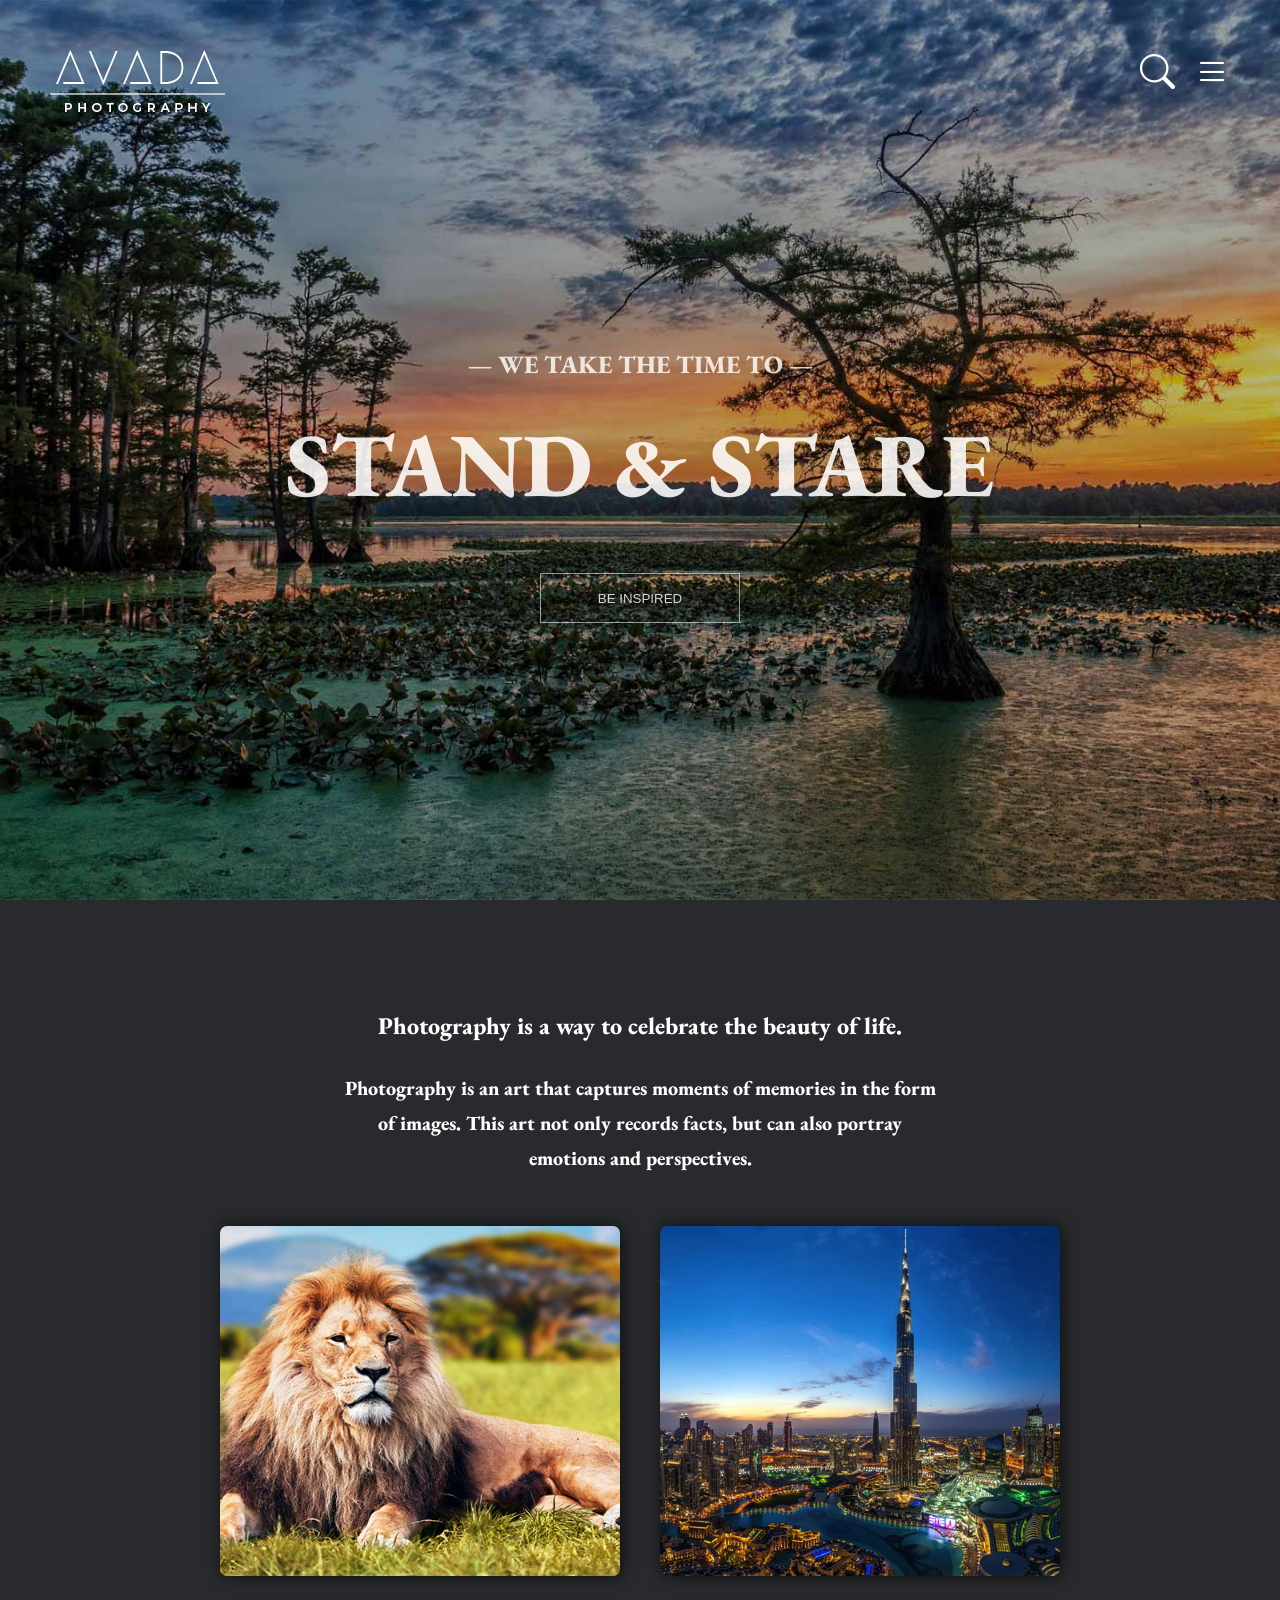
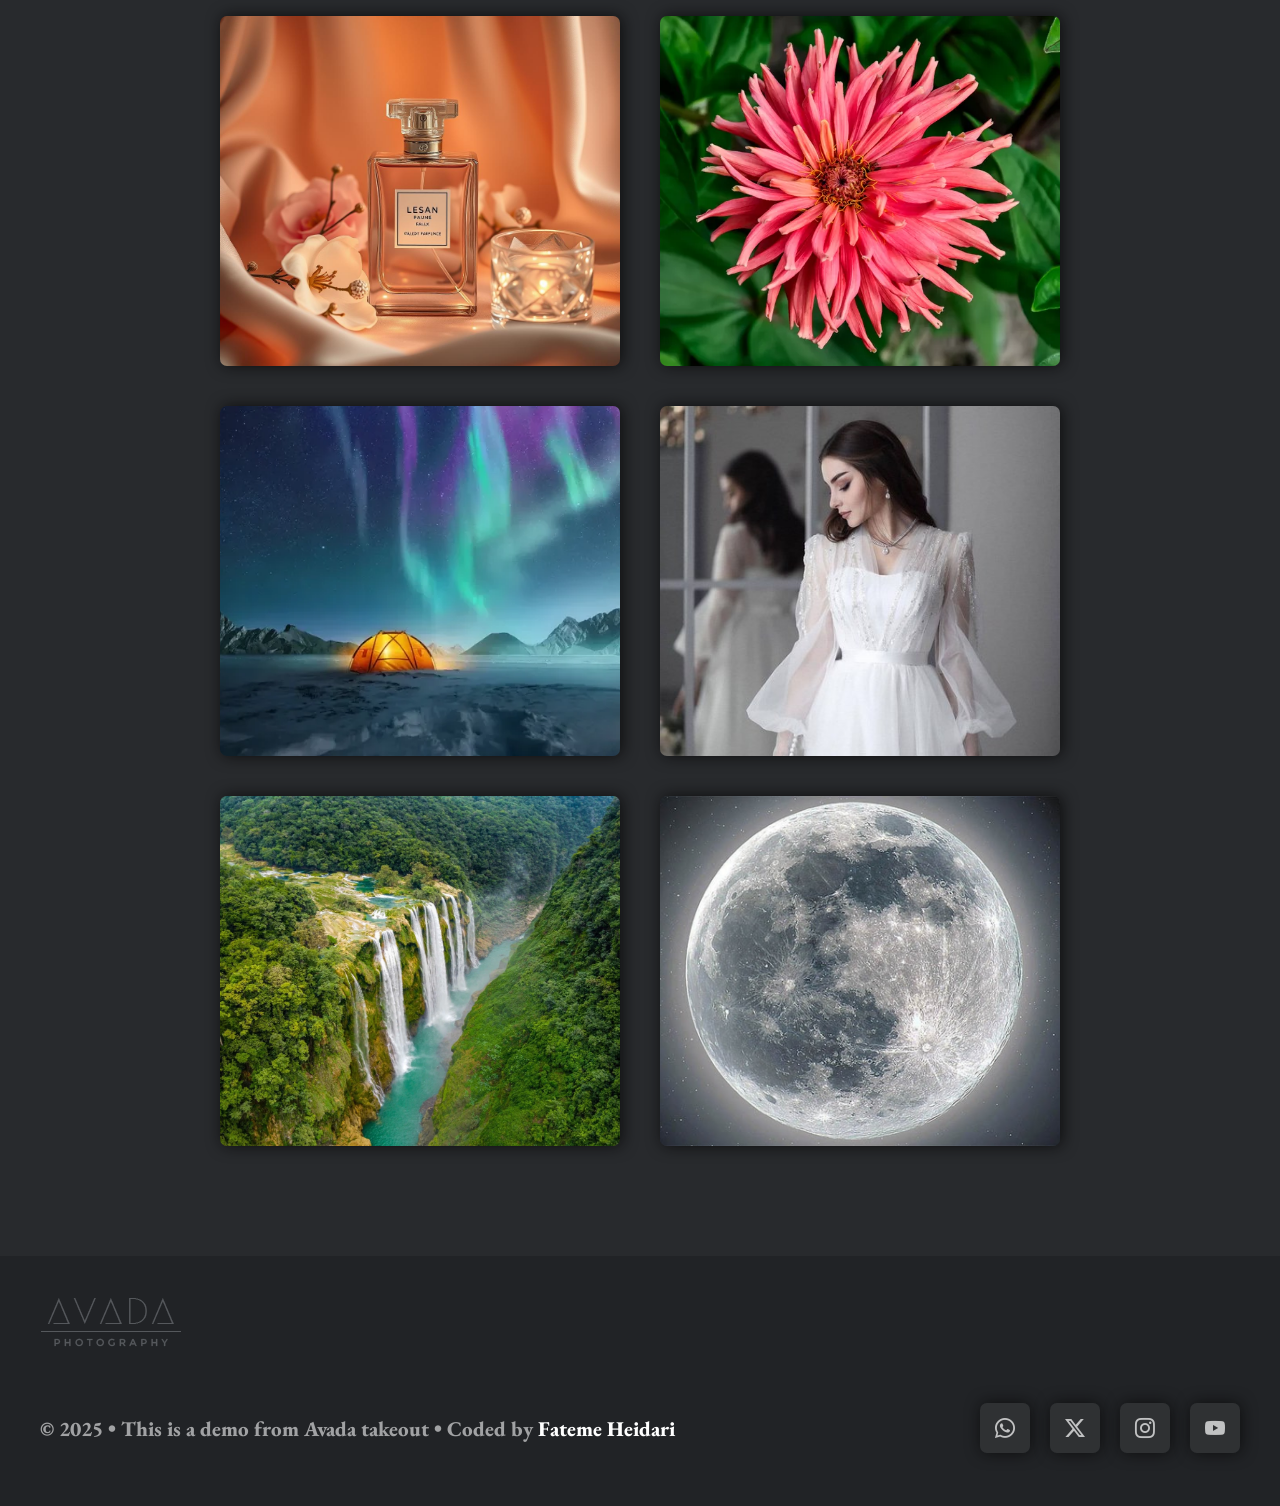
<file: index3.html>
<!DOCTYPE html>
<html lang="en">

<head>
    <meta charset="UTF-8">
    <meta name="viewport" content="width=device-width, initial-scale=1.0">
    <title>avada.photography</title>
    <link rel="stylesheet" href="https://cdn.jsdelivr.net/npm/bootstrap-icons@1.11.3/font/bootstrap-icons.min.css">
    <link rel="icon" href="img/photography-favicon.webp">
    <link rel="stylesheet" href="style3.css">
</head>

<body>
    <main>
        <section class="part1">
            <div>
                <figure>
                    <img src="img/photography_logo_1x-1.png" alt="">
                </figure>
                <div>
                    <i class="bi bi-search"></i>
                    <i class="bi bi-list"></i>
                </div>

            </div>
            <span>

                <h3>— WE TAKE THE TIME TO —
                </h3>
                <h1>STAND & STARE
                </h1>
                <button>BE INSPIRED</button>
            </span>
        </section>
        <section class="part2">
            <h2>Photography is a way to celebrate the beauty of life.</h2>
            <p>Photography is an art that captures moments of memories in the form of images. This art not only records
                facts, but can also portray emotions and perspectives.</p>
            <div>

                <img src="img/p4.jpg" alt="">
                <img src="img/100467-Burj-Khalifa-6.jpg" alt="">
                <img src="img/p3.jpg" alt="">
                <img src="img/p1.webp" alt="">
                <img src="img/p2.webp"
                    alt="">
                <img src="img/labas-formalite21iranbanou.com07041.jpg" alt="">
                <img src="img/64c40fec23aea.jpeg" alt="">
                <img src="img/444856_820.jpg" alt="">
            </div>

        </section>
        <footer>
            <figure>
                <img src="img/logo-footer-dark.webp" alt="">
            </figure>
            <div>

                <p>
                    © 2025 • This is a demo from Avada takeout • Coded by <strong>Fateme Heidari</strong>
                </p>
                <div>
                    <span>

                        <i class="bi bi-whatsapp"></i>
                    </span>
                    <span>

                        <i class="bi bi-twitter-x"></i>
                    </span>
                    <span>

                        <i class="bi bi-instagram"></i>
                    </span>
                    <span>

                        <i class="bi bi-youtube"></i>
                    </span>
                </div>
            </div>
        </footer>
    </main>
</body>

</html>
</file>
<file: style3.css>
* {
    margin: 0;
    padding: 0;
    box-sizing: border-box;
}

@font-face {
    font-family: "zero";
    src: url(font/EBGaramond-ExtraBold.ttf);
}

main {

    font-family: "zero";

    >.part1 {
        width: 100%;
        height: 100vh;
        background-image: url(img/photo-home.jpg);
        background-attachment: fixed;
        background-position: center;
        background-size: cover;
       
        >div {
            display: flex;
            justify-content: space-between;
            width: 100%;
            padding: 50px;

            >div {
                display: flex;
                gap: 20px;

                >i {
                    font-size: 35px;
                    color: white;
                }
            }
        }
>span{

    >h3 {
        text-align: center;
        color: rgba(255, 255, 255, 0.815);
        font-size: 25px;
        margin-top: 180px;
    }

    >h1 {
        text-align: center;
        color: rgba(255, 255, 255, 0.877);
        font-size: 90px;
        margin-top: 25px;
    }

    >button {
        width: 200px;
        height: 50px;
        border: 1px solid rgba(255, 255, 255, 0.568);
        background-color: transparent;
        color: rgb(214, 212, 212);
        display: block;
        margin: 50px auto;
        cursor: pointer;
        &:hover{
            color: rgb(255, 255, 255);
        }
    }
}
    }

    >.part2 {
        width: 100%;
        padding: 110px 40px;
        background-color: rgb(40 42 45);

        >h2 {
            color: white;
            text-align: center;
            margin-bottom: 30px;
        }

        >p {
            color: white;
            text-align: center;
            font-size: 20px;
            width: 50%;
            margin: 0 auto 50px;
            line-height: 35px;
        }

        >div {
            display: flex;
            justify-content: center;
            flex-wrap: wrap;
            gap: 40px;

            >img {
                width: 400px;
                height: 350px;
                object-fit: cover;
                border-radius: 7px;
                box-shadow: 2px 0 15px rgba(8, 8, 8, 0.808);
                transition: .5s;

                &:hover {
                    transform: scale(1.01);
                }

                &:nth-of-type(6) {
                    object-fit: cover;
                    object-position: top;
                }
            }
        }
    }

    >footer {
        background-color: #212326;
        width: 100%;
        height: 250px;
        padding: 40px;

        >div {
            display: flex;
            align-items: center;
            justify-content: space-between;
            margin-top: 50px;

            >p {
                color: rgba(255, 255, 255, 0.582);
                font-size: 21px;
                font-weight: normal;
                >strong{
                    color: white;

                }
            }

            >div {
                display: flex;
                gap: 20px;

                >span {
                    width: 50px;
                    height: 50px;
                    background-color: #3e404477;
                    border-radius: 7px;
                    display: flex;
                    align-items: center;
                    justify-content: center;
                    box-shadow: 1px 0 15px rgba(8, 8, 8, 0.76);
                    transition: .5s;

            &:hover {
               background-color:#5d616877;
            }

                    >i {
                        font-size: 20px;
                        color: rgba(255, 255, 255, 0.705);
                    }
                }
            }
        }
    }
}
</file>
